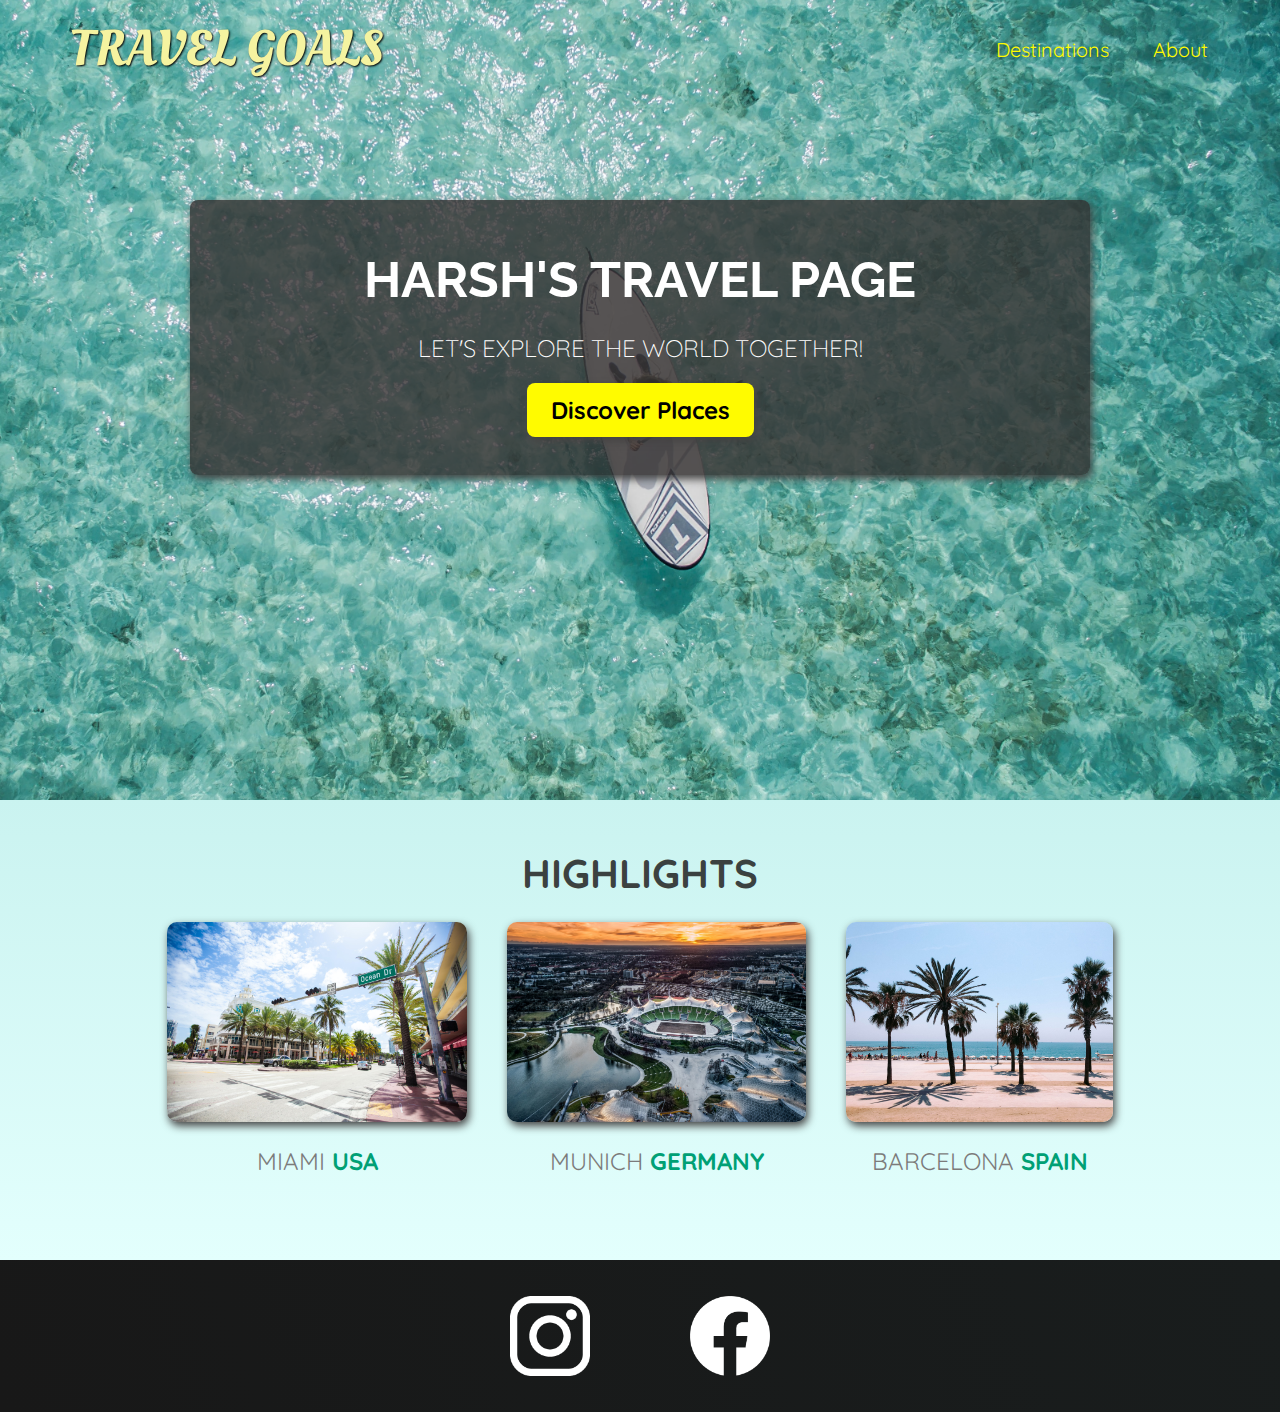
<file: index.html>
<!DOCTYPE html>
<html lang="en">
  <head>
    <meta charset="UTF-8" />
    <link rel="preconnect" href="https://fonts.googleapis.com" />
    <link rel="preconnect" href="https://fonts.gstatic.com" crossorigin />
    <link
      href="https://fonts.googleapis.com/css2?family=Oleo+Script:wght@700&family=Quicksand:wght@300;500;700&family=Raleway:wght@700&display=swap"
      rel="stylesheet"
    />
    <link rel="stylesheet" href="shared.css" />
    <link rel="stylesheet" href="styles.css" />
    <title>Travel Goals</title>
  </head>
  <body>
    <header>
      <div id="page-logo">
        <a href="/index.html">Travel Goals</a>
      </div>
      <nav>
        <ul>
          <li><a href="/places.html">Destinations</a></li>
          <li><a href="">About</a></li>
        </ul>
      </nav>
    </header>
    <main>
      <section id="hero">
        <div id="hero-content">
          <h1>Harsh's Travel Page</h1>
          <p>Let's explore the world together!</p>
          <a href="/places.html">Discover Places</a>
        </div>
      </section>
      <section id="highlights">
        <h2>Highlights</h2>
        <ul id="destinations">
          <li class="destination">
            <img
              src="/images/places/miami.jpg"
              alt="Miami streets on sunny day"
            />
            <p>Miami <strong>USA</strong></p>
          </li>
          <li class="destination">
            <img
              src="/images/places/munich.jpg"
              alt="Munich stadium in winter"
            />
            <p>Munich <strong>Germany</strong></p>
          </li>
          <li class="destination">
            <img
              src="/images/places/barcelona.jpg"
              alt="Palm beach in Barcelona"
            />
            <p>Barcelona <strong>Spain</strong></p>
          </li>
        </ul>
      </section>
    </main>
    <footer>
      <ul>
        <li>
          <a href="https://www.instagram.com/">
            <img src="/images/icons/insta.png" alt="Instagram Logo" />
          </a>
        </li>
        <li>
          <a href="https://www.facebook.com/">
            <img src="/images/icons/facebook.png" alt="Facebook Logo" />
          </a>
        </li>
      </ul>
    </footer>
  </body>
</html>
</file>
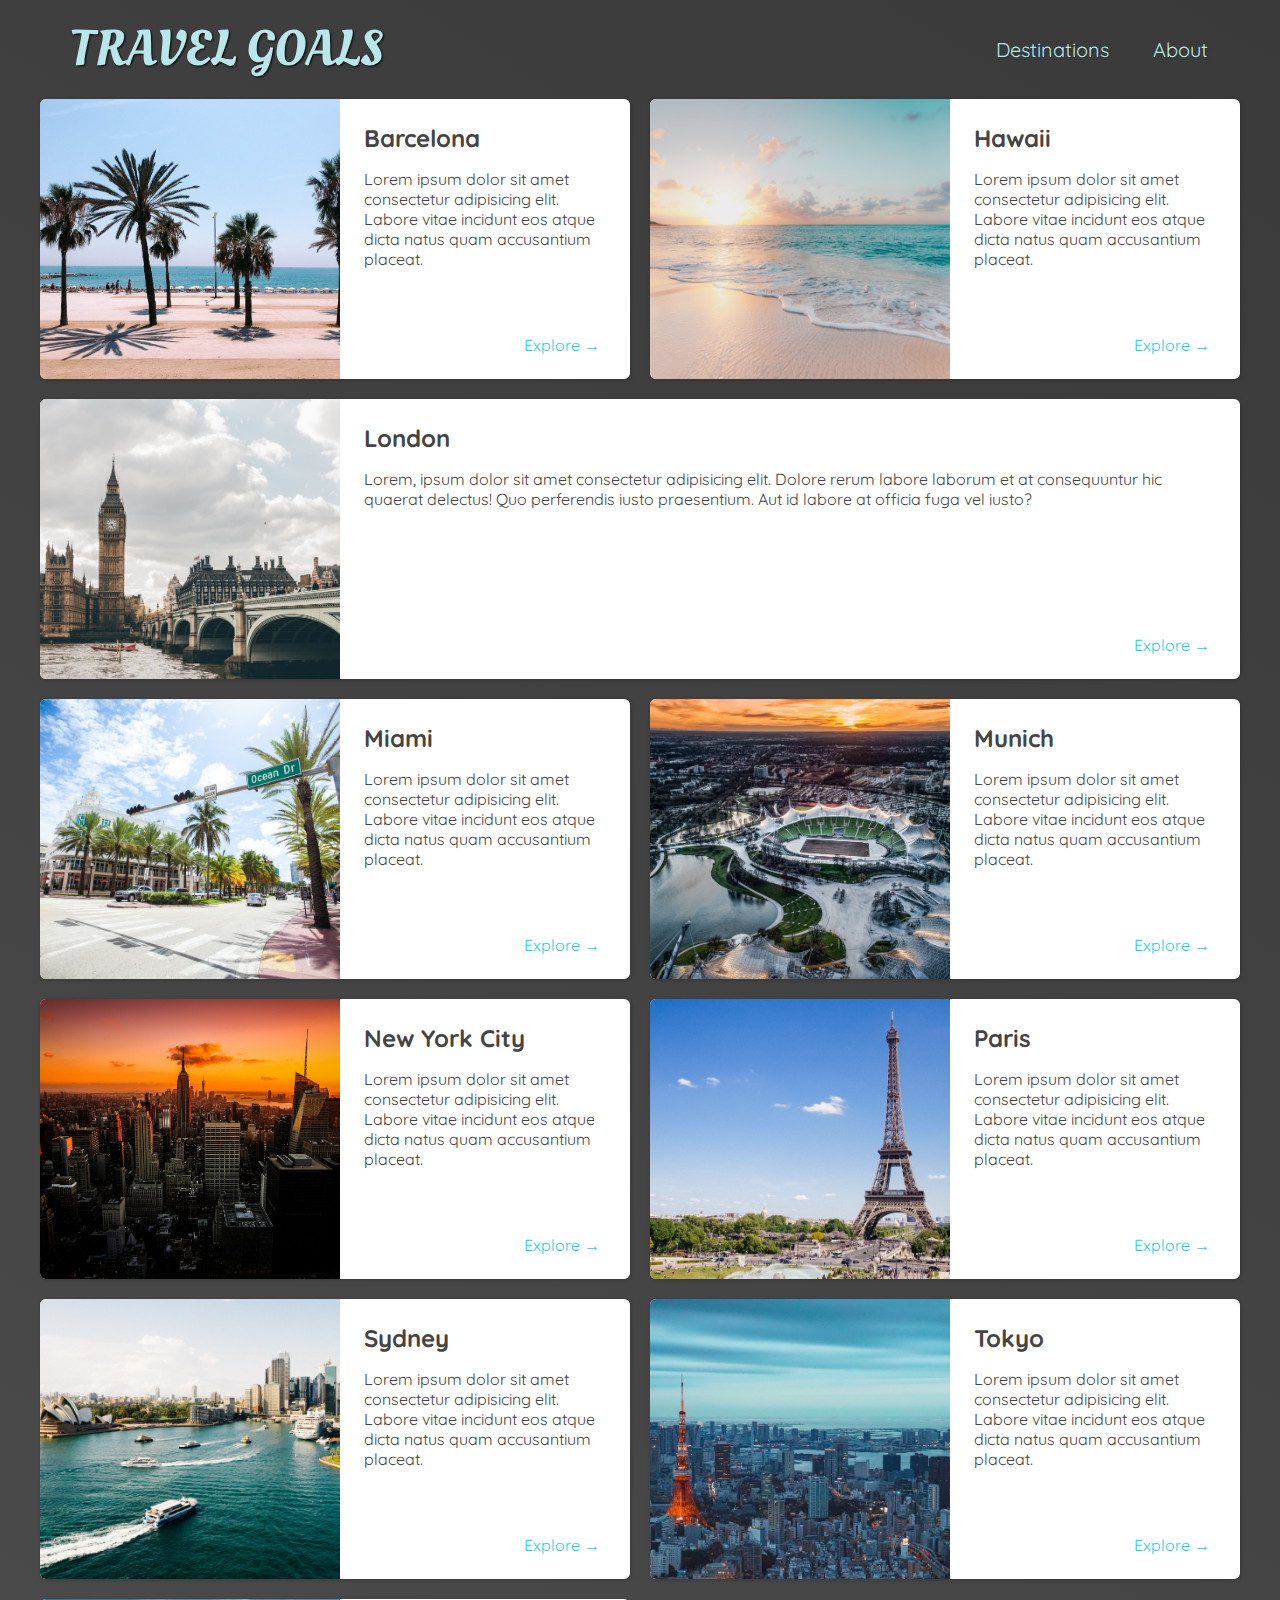
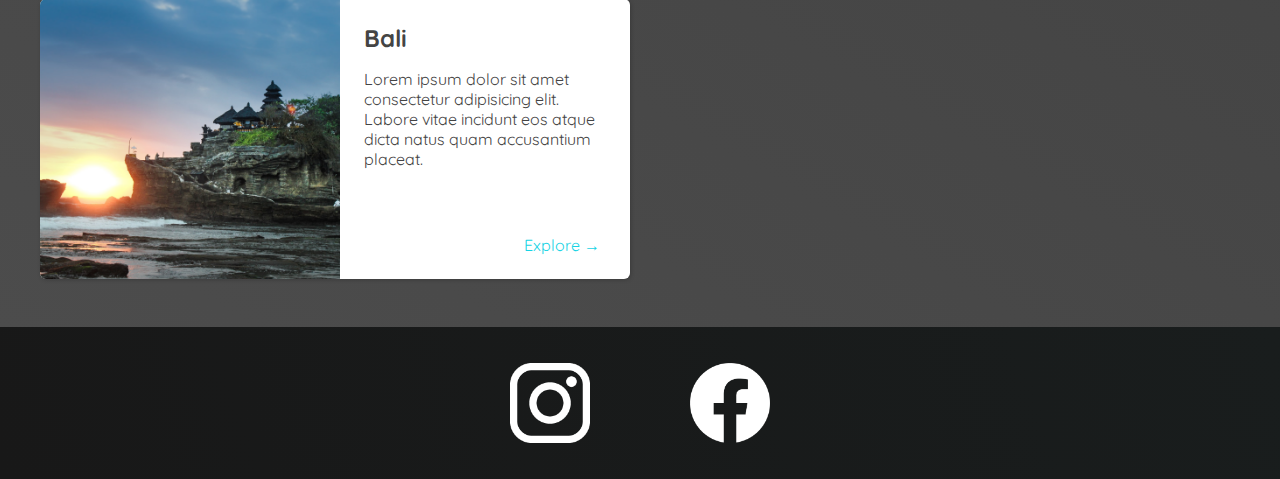
<file: places.html>
<!DOCTYPE html>
<html lang="en">
  <head>
    <meta charset="UTF-8" />
    <link rel="preconnect" href="https://fonts.googleapis.com" />
    <link rel="preconnect" href="https://fonts.gstatic.com" crossorigin />
    <link
      href="https://fonts.googleapis.com/css2?family=Oleo+Script:wght@700&family=Quicksand:wght@300;500;700&family=Raleway:wght@700&display=swap"
      rel="stylesheet"
    />
    <link rel="stylesheet" href="shared.css" />
    <link rel="stylesheet" href="places.css" />
    <title>Travel Goals</title>
  </head>
  <body>
    <header>
      <div id="page-logo">
        <a href="/index.html">Travel Goals</a>
      </div>
      <nav>
        <ul>
          <li><a href="/places.html">Destinations</a></li>
          <li><a href="">About</a></li>
        </ul>
      </nav>
    </header>
    <main>
      <ul>
        <li>
          <img src="images/places/barcelona.jpg" alt="City of Barcelona" />
          <div class="item-content">
            <div>
              <h2>Barcelona</h2>
              <p>
                Lorem ipsum dolor sit amet consectetur adipisicing elit. Labore
                vitae incidunt eos atque dicta natus quam accusantium placeat.
              </p>
            </div>
            <div class="actions">
              <a href="https://en.wikipedia.org/wiki/Barcelona"
                >Explore &rarr;</a
              >
            </div>
          </div>
        </li>
        <li>
          <img src="images/places/hawaii.jpg" alt="Hawaii beach" />
          <div class="item-content">
            <div>
              <h2>Hawaii</h2>
              <p>
                Lorem ipsum dolor sit amet consectetur adipisicing elit. Labore
                vitae incidunt eos atque dicta natus quam accusantium placeat.
              </p>
            </div>
            <div class="actions">
              <a href="hhttps://en.wikipedia.org/wiki/Hawaii"
                >Explore &#x2192;</a
              >
            </div>
          </div>
        </li>
        <li>
          <img src="images/places/london.jpg" alt="London city" />
          <div class="item-content">
            <div>
              <h2>London</h2>
              <p>
                Lorem, ipsum dolor sit amet consectetur adipisicing elit. Dolore
                rerum labore laborum et at consequuntur hic quaerat delectus!
                Quo perferendis iusto praesentium. Aut id labore at officia fuga
                vel iusto?
              </p>
            </div>
            <div class="actions">
              <a href="https://en.wikipedia.org/wiki/London"
                >Explore &#x2192;</a
              >
            </div>
          </div>
        </li>
        <li>
          <img src="images/places/miami.jpg" alt="Miami streets" />
          <div class="item-content">
            <div>
              <h2>Miami</h2>
              <p>
                Lorem ipsum dolor sit amet consectetur adipisicing elit. Labore
                vitae incidunt eos atque dicta natus quam accusantium placeat.
              </p>
            </div>
            <div class="actions">
              <a href="https://en.wikipedia.org/wiki/Miami">Explore &#x2192;</a>
            </div>
          </div>
        </li>
        <li>
          <img src="images/places/munich.jpg" alt="Munich football stadium" />
          <div class="item-content">
            <div>
              <h2>Munich</h2>
              <p>
                Lorem ipsum dolor sit amet consectetur adipisicing elit. Labore
                vitae incidunt eos atque dicta natus quam accusantium placeat.
              </p>
            </div>
            <div class="actions">
              <a href="https://en.wikipedia.org/wiki/Munich"
                >Explore &#x2192;</a
              >
            </div>
          </div>
        </li>
        <li>
          <img
            src="images/places/new-york-city.jpg"
            alt="New York City skyline"
          />
          <div class="item-content">
            <div>
              <h2>New York City</h2>
              <p>
                Lorem ipsum dolor sit amet consectetur adipisicing elit. Labore
                vitae incidunt eos atque dicta natus quam accusantium placeat.
              </p>
            </div>
            <div class="actions">
              <a href="https://en.wikipedia.org/wiki/New_York_City"
                >Explore &#x2192;</a
              >
            </div>
          </div>
        </li>
        <li>
          <img src="images/places/paris.jpg" alt="Paris city" />
          <div class="item-content">
            <div>
              <h2>Paris</h2>
              <p>
                Lorem ipsum dolor sit amet consectetur adipisicing elit. Labore
                vitae incidunt eos atque dicta natus quam accusantium placeat.
              </p>
            </div>
            <div class="actions">
              <a href="https://en.wikipedia.org/wiki/Paris">Explore &#x2192;</a>
            </div>
          </div>
        </li>
        <li>
          <img src="images/places/sydney.jpg" alt="Sydney beach" />
          <div class="item-content">
            <div>
              <h2>Sydney</h2>
              <p>
                Lorem ipsum dolor sit amet consectetur adipisicing elit. Labore
                vitae incidunt eos atque dicta natus quam accusantium placeat.
              </p>
            </div>
            <div class="actions">
              <a href="https://en.wikipedia.org/wiki/Sydney"
                >Explore &#x2192;</a
              >
            </div>
          </div>
        </li>
        <li>
          <img src="images/places/tokyo.jpg" alt="Tokyo skyline" />
          <div class="item-content">
            <div>
              <h2>Tokyo</h2>
              <p>
                Lorem ipsum dolor sit amet consectetur adipisicing elit. Labore
                vitae incidunt eos atque dicta natus quam accusantium placeat.
              </p>
            </div>
            <div class="actions">
              <a href="https://en.wikipedia.org/wiki/Tokyo">Explore &#x2192;</a>
            </div>
          </div>
        </li>
        <li>
          <img src="images/places/bali.jpg" alt="Bali beach" />
          <div class="item-content">
            <div>
              <h2>Bali</h2>
              <p>
                Lorem ipsum dolor sit amet consectetur adipisicing elit. Labore
                vitae incidunt eos atque dicta natus quam accusantium placeat.
              </p>
            </div>
            <div class="actions">
              <a href="https://en.wikipedia.org/wiki/Bali">Explore &#x2192;</a>
            </div>
          </div>
        </li>
      </ul>
    </main>
    <footer>
      <ul>
        <li>
          <a href="https://www.instagram.com/">
            <img src="/images/icons/insta.png" alt="Instagram Logo" />
          </a>
        </li>
        <li>
          <a href="https://www.facebook.com/">
            <img src="/images/icons/facebook.png" alt="Facebook Logo" />
          </a>
        </li>
      </ul>
    </footer>
  </body>
</html>
</file>
<file: shared.css>
body {
  font-family: "Quicksand", sans-serif;
  margin: 0;
}

header {
  display: flex;
  justify-content: space-between;
  align-items: center;
  padding: 15px 60px;
  position: absolute;
  width: 100%;
  box-sizing: border-box;
}

header ul {
  display: flex;
}

header li {
  margin-left: 20px;
}

header a {
  text-decoration: none;
  color: rgb(255, 251, 0);
  font-size: 20px;
  padding: 12px;
  text-shadow: 1px 1px 2px rgba(0, 0, 0, 0.2);
  border-radius: 6px;
}

header nav a:hover {
  color: rgb(77, 77, 77);
  background-color: rgb(255, 251, 0);
}

ul {
  list-style: none;
  margin: 0;
  padding: 0;
}

#page-logo a {
  padding: 10px;
  font-family: "Oleo Script", sans-serif;
  color: rgb(245, 243, 160);
  font-size: 50px;
  text-decoration: none;
  text-transform: uppercase;
  text-shadow: 1px 1px 2px rgb(0, 0, 0);
}

footer {
  background: linear-gradient(70deg, rgb(24, 24, 24), rgb(25, 29, 29));
  padding: 36px 0;
}

footer ul {
  display: flex;
  justify-content: center;
}

footer li {
  width: 80px;
  height: 80px;
  margin: 0 50px;
}

footer img {
  width: 100%;
  height: 100%;
}
</file>
<file: styles.css>
#hero {
  height: 800px;
  background-image: url("/images/places/ocean.jpg");
  background-position: center;
  background-size: cover;
}

#hero-content {
  width: 900px;
  background-color: rgba(51, 47, 47, 0.8);
  box-shadow: 2px 4px 8px rgb(68, 67, 67);
  border-radius: 8px;
  text-align: center;
  padding: 50px 0;
  margin: 0 auto;
  position: relative;
  top: 200px;
}

#hero-content h1 {
  color: white;
  font-size: 50px;
  font-family: "Raleway", sans-serif;
  margin: 0;
  text-transform: uppercase;
}

#hero-content p {
  color: white;
  font-size: 24px;
  text-transform: uppercase;
  font-weight: 300;
  margin-bottom: 32px;
}

#hero-content a {
  text-decoration: none;
  background-color: rgb(255, 251, 0);
  padding: 12px 24px;
  color: black;
  font-size: 24px;
  font-weight: bold;
  border-radius: 8px;
  box-shadow: 2px 4px 8px rgb(68, 67, 67);
}

#hero-content a:hover {
  background-color: rgb(255, 238, 0);
}

#highlights {
  padding: 24px;
  background: linear-gradient(0deg, rgb(227, 255, 253), rgb(202, 243, 240));
}

#highlights h2 {
  text-transform: uppercase;
  text-align: center;
  font-size: 40px;
  color: rgb(59, 65, 64);
  margin: 24px 0;
}

#destinations {
  display: flex;
  width: 90%;
  margin: auto;
  margin-bottom: 40px;
  justify-content: center;
}

.destination {
  margin: 0 20px;
  text-transform: uppercase;
}

.destination p {
  text-align: center;
  color: rgb(124, 123, 123);
  font-size: 24px;
  margin: 20px 0;
}

.destination img {
  height: 200px;
  width: 100%;
  box-shadow: 2px 4px 8px rgb(68, 67, 67);
  border-radius: 10px;
  object-fit: cover;
}

.destination strong {
  color: rgb(0, 160, 117);
}
</file>
<file: places.css>
body {
  background: linear-gradient(30deg, rgb(77, 77, 77), rgb(58, 58, 58));
  color: rgb(68, 68, 68);
}

#page-logo a {
  color: rgb(183, 230, 235);
}

header {
  position: static;
}

header a {
  color: rgb(183, 230, 235);
}

header nav a:hover {
  background-color: rgb(183, 230, 235);
  color: rgb(59, 59, 59);
}

main ul {
  width: 1200px;
  margin: 0 auto 48px auto;
  display: grid;
  grid-template-columns: 1fr 1fr;
  gap: 20px 20px;
}

main li {
  display: flex;
  background-color: white;
  box-shadow: 1px 1px 4px rgba(0, 0, 0, 0.2);
  border-radius: 6px;
  overflow: hidden;
}

main li img {
  width: 300px;
  height: 280px;
  object-fit: cover;
}

main li:nth-of-type(3) {
  grid-column: 1 / span 2;
}

.item-content {
  padding: 24px;
  display: flex;
  flex-direction: column;
  justify-content: space-between;
}

.item-content h2 {
  margin: 0;
}

.actions {
  text-align: right;
}

.actions a {
  text-decoration: none;
  padding: 6px;
  border-radius: 5px;
  color: rgb(22, 211, 228);
}

.actions a:hover {
  background-color: rgb(235, 253, 255);
}
</file>
